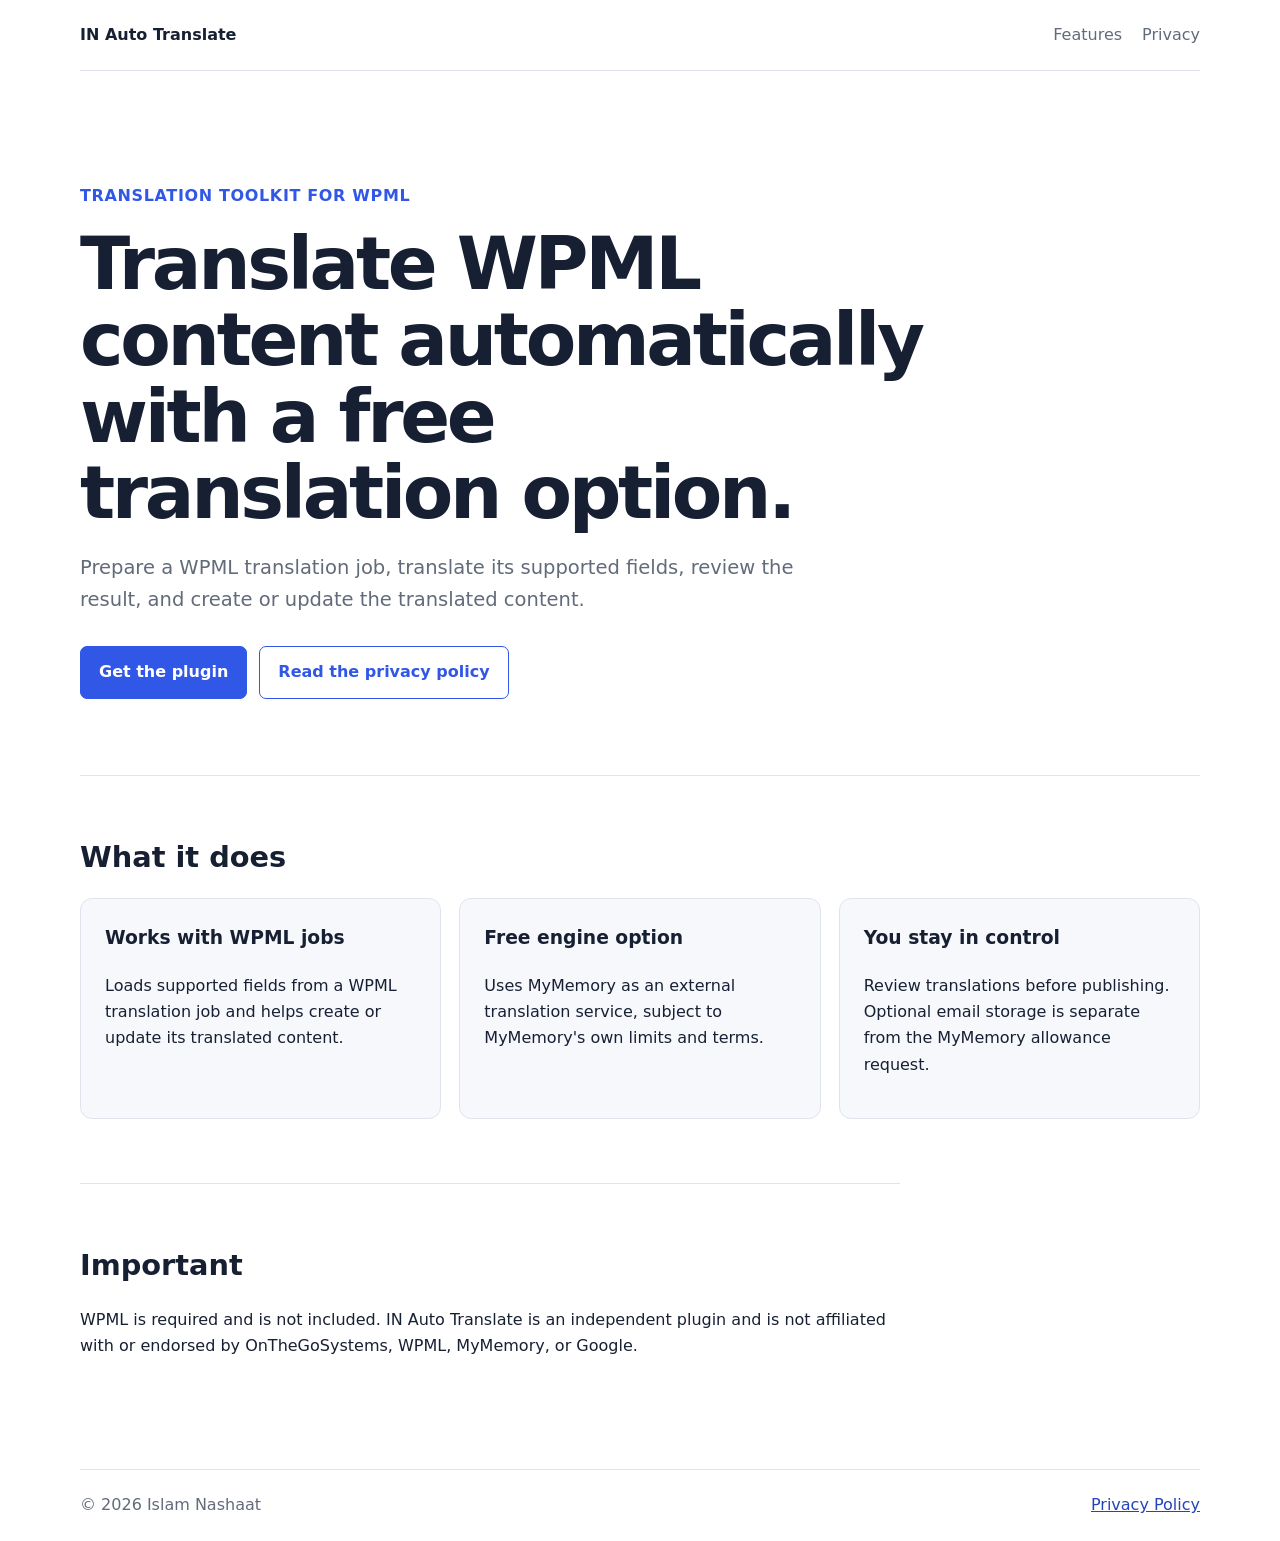
<file: index.html>
<!doctype html>
<html lang="en">
<head>
  <meta charset="utf-8">
  <meta name="viewport" content="width=device-width, initial-scale=1">
  <meta name="description" content="A free automatic translation toolkit that works with WPML translation jobs.">
  <title>IN Auto Translate – Translation Toolkit for WPML</title>
  <link rel="stylesheet" href="styles.css">
</head>
<body>
  <header class="site-header">
    <a class="brand" href="index.html">IN Auto Translate</a>
    <nav aria-label="Main navigation">
      <a href="#features">Features</a>
      <a href="privacy.html">Privacy</a>
    </nav>
  </header>

  <main>
    <section class="hero">
      <p class="eyebrow">Translation Toolkit for WPML</p>
      <h1>Translate WPML content automatically with a free translation option.</h1>
      <p class="lead">Prepare a WPML translation job, translate its supported fields, review the result, and create or update the translated content.</p>
      <div class="actions">
        <a class="button primary" href="https://github.com/islamnashaat03/in-auto-translate/releases">Get the plugin</a>
        <a class="button secondary" href="privacy.html">Read the privacy policy</a>
      </div>
    </section>

    <section id="features" class="section">
      <h2>What it does</h2>
      <div class="cards">
        <article class="card">
          <h3>Works with WPML jobs</h3>
          <p>Loads supported fields from a WPML translation job and helps create or update its translated content.</p>
        </article>
        <article class="card">
          <h3>Free engine option</h3>
          <p>Uses MyMemory as an external translation service, subject to MyMemory's own limits and terms.</p>
        </article>
        <article class="card">
          <h3>You stay in control</h3>
          <p>Review translations before publishing. Optional email storage is separate from the MyMemory allowance request.</p>
        </article>
      </div>
    </section>

    <section class="section notice">
      <h2>Important</h2>
      <p>WPML is required and is not included. IN Auto Translate is an independent plugin and is not affiliated with or endorsed by OnTheGoSystems, WPML, MyMemory, or Google.</p>
    </section>
  </main>

  <footer>
    <span>© <span id="year"></span> Islam Nashaat</span>
    <a href="privacy.html">Privacy Policy</a>
  </footer>

  <script>document.getElementById('year').textContent = new Date().getFullYear();</script>
</body>
</html>
</file>
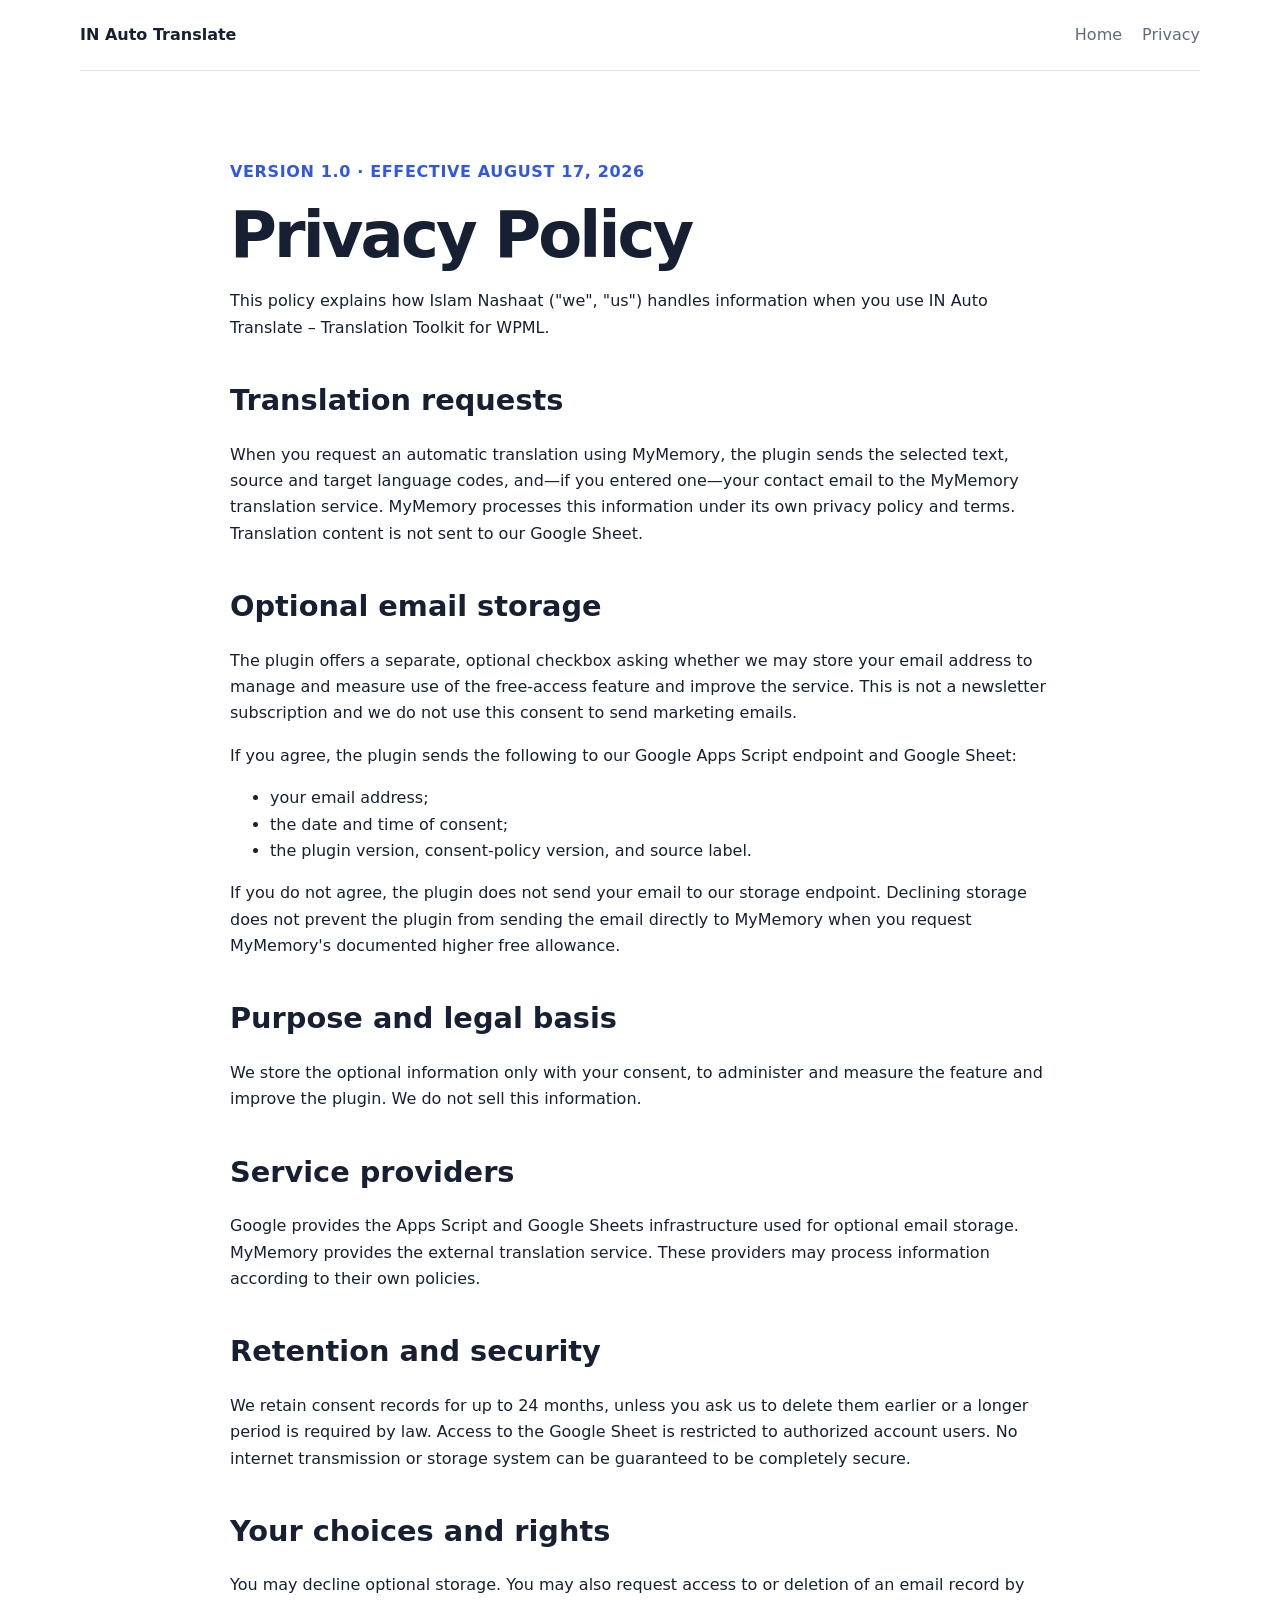
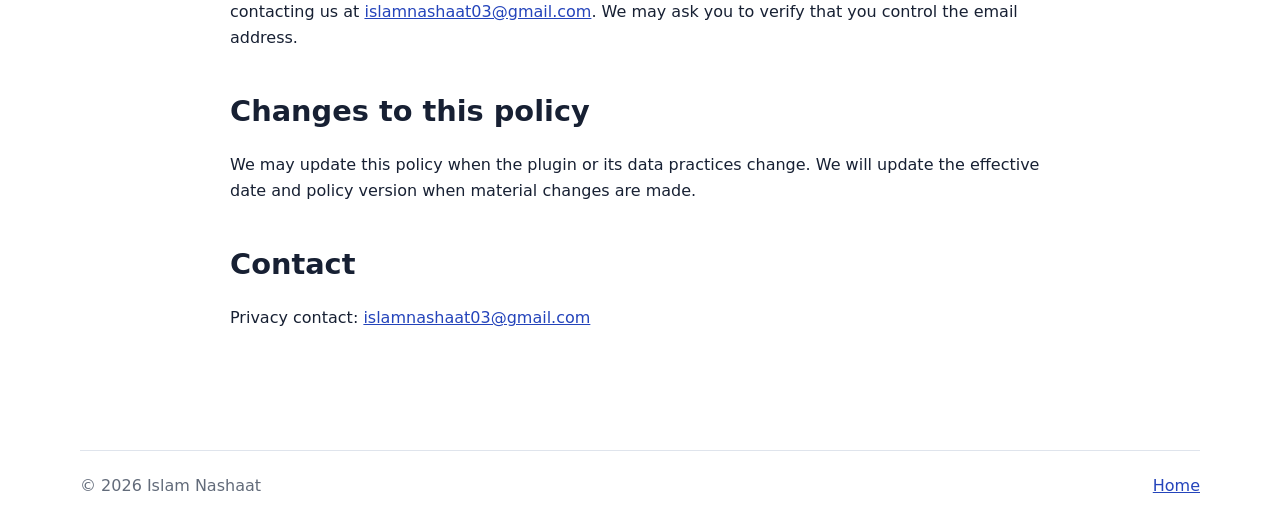
<file: privacy.html>
<!doctype html>
<html lang="en">
<head>
  <meta charset="utf-8">
  <meta name="viewport" content="width=device-width, initial-scale=1">
  <meta name="description" content="Privacy Policy for IN Auto Translate – Translation Toolkit for WPML.">
  <title>Privacy Policy – IN Auto Translate</title>
  <link rel="stylesheet" href="styles.css">
</head>
<body>
  <header class="site-header">
    <a class="brand" href="index.html">IN Auto Translate</a>
    <nav aria-label="Main navigation">
      <a href="index.html">Home</a>
      <a href="privacy.html" aria-current="page">Privacy</a>
    </nav>
  </header>

  <main class="policy">
    <p class="eyebrow">Version 1.0 · Effective August 17, 2026</p>
    <h1>Privacy Policy</h1>
    <p>This policy explains how Islam Nashaat ("we", "us") handles information when you use IN Auto Translate – Translation Toolkit for WPML.</p>

    <h2>Translation requests</h2>
    <p>When you request an automatic translation using MyMemory, the plugin sends the selected text, source and target language codes, and—if you entered one—your contact email to the MyMemory translation service. MyMemory processes this information under its own privacy policy and terms. Translation content is not sent to our Google Sheet.</p>

    <h2>Optional email storage</h2>
    <p>The plugin offers a separate, optional checkbox asking whether we may store your email address to manage and measure use of the free-access feature and improve the service. This is not a newsletter subscription and we do not use this consent to send marketing emails.</p>
    <p>If you agree, the plugin sends the following to our Google Apps Script endpoint and Google Sheet:</p>
    <ul>
      <li>your email address;</li>
      <li>the date and time of consent;</li>
      <li>the plugin version, consent-policy version, and source label.</li>
    </ul>
    <p>If you do not agree, the plugin does not send your email to our storage endpoint. Declining storage does not prevent the plugin from sending the email directly to MyMemory when you request MyMemory's documented higher free allowance.</p>

    <h2>Purpose and legal basis</h2>
    <p>We store the optional information only with your consent, to administer and measure the feature and improve the plugin. We do not sell this information.</p>

    <h2>Service providers</h2>
    <p>Google provides the Apps Script and Google Sheets infrastructure used for optional email storage. MyMemory provides the external translation service. These providers may process information according to their own policies.</p>

    <h2>Retention and security</h2>
    <p>We retain consent records for up to 24 months, unless you ask us to delete them earlier or a longer period is required by law. Access to the Google Sheet is restricted to authorized account users. No internet transmission or storage system can be guaranteed to be completely secure.</p>

    <h2>Your choices and rights</h2>
    <p>You may decline optional storage. You may also request access to or deletion of an email record by contacting us at <a href="mailto:islamnashaat03@gmail.com">islamnashaat03@gmail.com</a>. We may ask you to verify that you control the email address.</p>

    <h2>Changes to this policy</h2>
    <p>We may update this policy when the plugin or its data practices change. We will update the effective date and policy version when material changes are made.</p>

    <h2>Contact</h2>
    <p>Privacy contact: <a href="mailto:islamnashaat03@gmail.com">islamnashaat03@gmail.com</a></p>
  </main>

  <footer>
    <span>© <span id="year"></span> Islam Nashaat</span>
    <a href="index.html">Home</a>
  </footer>

  <script>document.getElementById('year').textContent = new Date().getFullYear();</script>
</body>
</html>
</file>
<file: styles.css>
:root {
  color-scheme: light;
  --ink: #172033;
  --muted: #626b7a;
  --blue: #3157e6;
  --blue-dark: #2444bb;
  --line: #dfe4ec;
  --surface: #f6f8fc;
  --white: #fff;
}

* { box-sizing: border-box; }

body {
  margin: 0;
  color: var(--ink);
  background: var(--white);
  font: 16px/1.65 system-ui, -apple-system, BlinkMacSystemFont, "Segoe UI", sans-serif;
}

a { color: var(--blue-dark); }

.site-header,
footer {
  display: flex;
  align-items: center;
  justify-content: space-between;
  gap: 24px;
  width: min(1120px, calc(100% - 40px));
  margin: auto;
  padding: 22px 0;
}

.site-header { border-bottom: 1px solid var(--line); }
.brand { color: var(--ink); font-weight: 750; text-decoration: none; }
nav { display: flex; gap: 20px; }
nav a { color: var(--muted); text-decoration: none; }

main { width: min(1120px, calc(100% - 40px)); margin: auto; }
.hero { padding: 96px 0 76px; max-width: 850px; }
.eyebrow { color: var(--blue); font-weight: 700; letter-spacing: .04em; text-transform: uppercase; }
h1 { max-width: 920px; margin: 10px 0 20px; font-size: clamp(2.35rem, 6vw, 4.6rem); line-height: 1.04; letter-spacing: -.045em; }
.lead { max-width: 760px; color: var(--muted); font-size: 1.22rem; }
.actions { display: flex; flex-wrap: wrap; gap: 12px; margin-top: 30px; }
.button { display: inline-block; padding: 12px 18px; border: 1px solid var(--blue); border-radius: 7px; font-weight: 700; text-decoration: none; }
.button.primary { color: var(--white); background: var(--blue); }
.button.primary:hover { background: var(--blue-dark); }
.button.secondary { color: var(--blue); background: var(--white); }
.section { padding: 64px 0; border-top: 1px solid var(--line); }
.section h2, .policy h2 { margin-top: 0; font-size: 1.8rem; line-height: 1.2; }
.cards { display: grid; grid-template-columns: repeat(3, 1fr); gap: 18px; }
.card { padding: 24px; border: 1px solid var(--line); border-radius: 12px; background: var(--surface); }
.card h3 { margin-top: 0; }
.notice { max-width: 820px; }
.policy { max-width: 820px; padding: 72px 0; }
.policy h1 { font-size: clamp(2.4rem, 6vw, 4rem); }
.policy h2 { margin-top: 42px; }
footer { margin-top: 30px; border-top: 1px solid var(--line); color: var(--muted); }

@media (max-width: 760px) {
  .cards { grid-template-columns: 1fr; }
  .hero { padding-top: 64px; }
  .site-header, footer { align-items: flex-start; flex-direction: column; }
}
</file>
